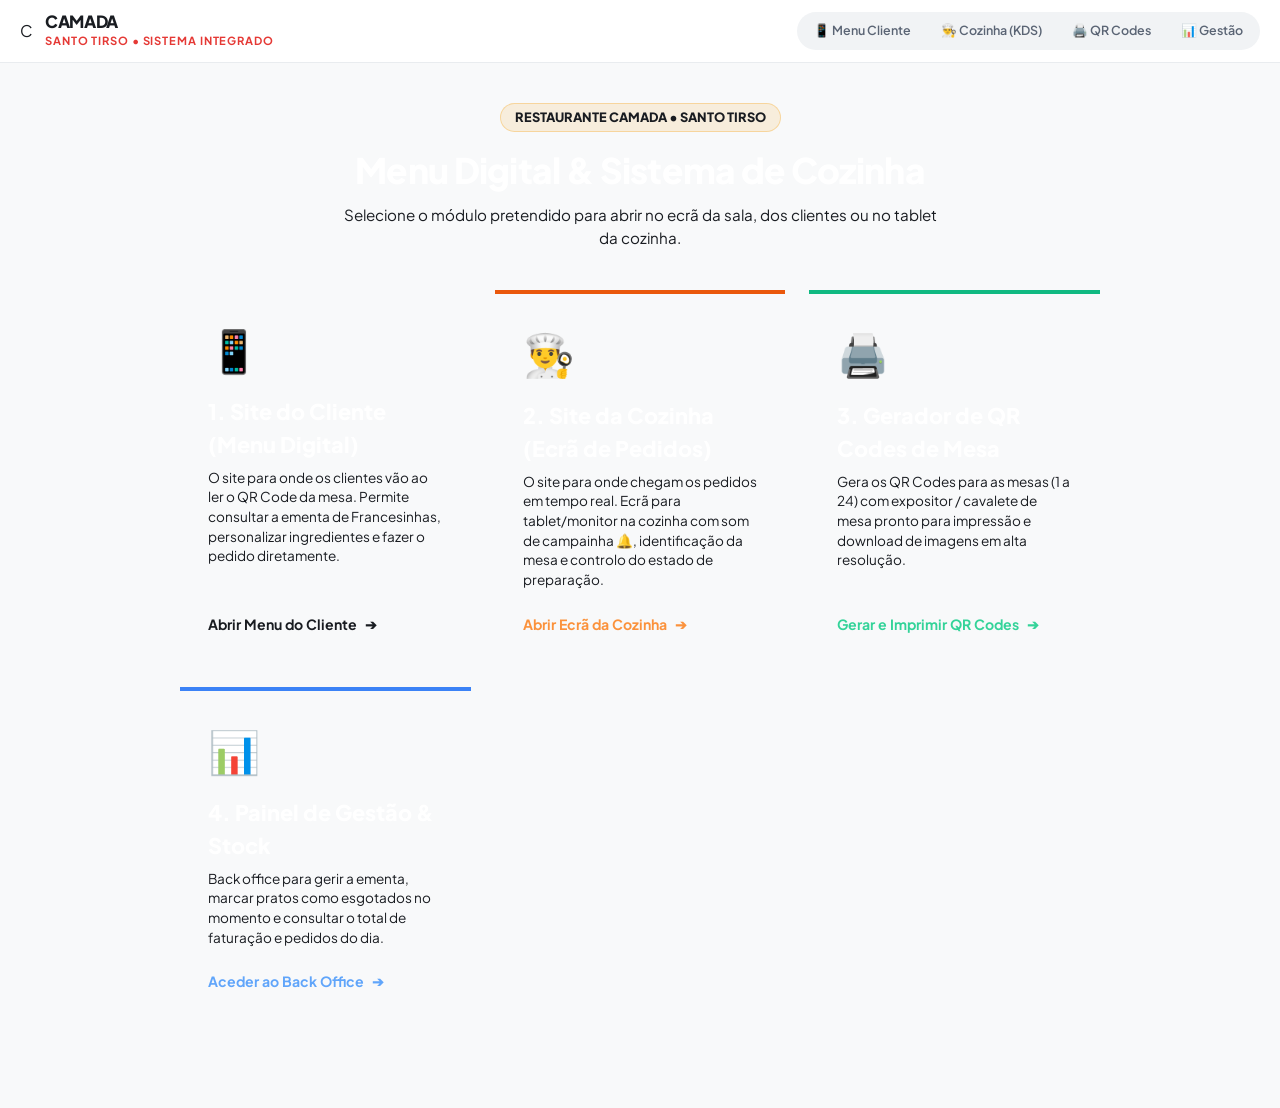
<file: index.html>
<!DOCTYPE html>
<html lang="pt">
<head>
  <meta charset="UTF-8">
  <meta name="viewport" content="width=device-width, initial-scale=1.0">
  <title>CAMADA Santo Tirso • Portal do Sistema</title>
  <meta name="description" content="Portal do Menu Digital e Sistema de Cozinha do Restaurante Camada Santo Tirso.">
  <link rel="stylesheet" href="assets/css/style.css">
  <link rel="icon" href="data:image/svg+xml,<svg xmlns=%22http://www.w3.org/2000/svg%22 viewBox=%220%200%20100%20100%22><text y=%22.9em%22 font-size=%2290%22>🥪</text></svg>">
  <script>
    // Redirecionamento automático se vier de um QR Code com mesa identificada
    const urlParams = new URLSearchParams(window.location.search);
    if (urlParams.has('mesa')) {
      window.location.replace('menu.html' + window.location.search);
    }
  </script>
  <style>
    .hub-container {
      max-width: 960px;
      margin: 2.5rem auto;
      padding: 0 1.25rem 3rem 1.25rem;
    }
    .hub-header {
      text-align: center;
      margin-bottom: 2.5rem;
    }
    .hub-cards-grid {
      display: grid;
      grid-template-columns: repeat(auto-fit, minmax(280px, 1fr));
      gap: 1.5rem;
    }
    .hub-card {
      background: var(--bg-card);
      border: 1px solid var(--border-subtle);
      border-radius: var(--radius-xl);
      padding: 1.75rem;
      text-decoration: none;
      color: inherit;
      display: flex;
      flex-direction: column;
      justify-content: space-between;
      transition: all 0.25s ease;
      position: relative;
      overflow: hidden;
      box-shadow: var(--shadow-md);
    }
    .hub-card:hover {
      transform: translateY(-4px);
      border-color: var(--primary);
      box-shadow: 0 12px 30px rgba(0, 0, 0, 0.5), 0 0 20px var(--primary-glow);
    }
    .hub-card-icon {
      font-size: 2.6rem;
      margin-bottom: 1rem;
    }
    .hub-card-title {
      font-family: var(--font-display);
      font-size: 1.35rem;
      font-weight: 800;
      color: #fff;
      margin-bottom: 0.4rem;
    }
    .hub-card-desc {
      font-size: 0.85rem;
      color: var(--text-muted);
      line-height: 1.45;
      margin-bottom: 1.5rem;
    }
    .hub-card-action {
      display: inline-flex;
      align-items: center;
      gap: 0.5rem;
      font-size: 0.88rem;
      font-weight: 700;
      color: var(--primary);
    }
  </style>
</head>
<body>

  <!-- Top System Navigation Bar -->
  <header class="system-nav-bar">
    <div class="brand-wrapper">
      <div class="brand-badge">C</div>
      <div class="brand-info">
        <span class="brand-title">Camada</span>
        <span class="brand-city">Santo Tirso • Sistema Integrado</span>
      </div>
    </div>

    <nav class="view-switcher">
      <a href="menu.html" class="view-btn">📱 Menu Cliente</a>
      <a href="cozinha.html" class="view-btn">👨‍🍳 Cozinha (KDS)</a>
      <a href="qrcodes.html" class="view-btn">🖨️ QR Codes</a>
      <a href="admin.html" class="view-btn">📊 Gestão</a>
    </nav>
  </header>

  <main class="hub-container">
    <div class="hub-header">
      <div style="display:inline-block;background:rgba(245, 158, 11, 0.12);color:var(--primary);font-size:0.8rem;font-weight:800;padding:4px 14px;border-radius:var(--radius-full);border:1px solid rgba(245, 158, 11, 0.3);text-transform:uppercase;margin-bottom:0.75rem">
        Restaurante Camada • Santo Tirso
      </div>
      <h1 style="font-family:var(--font-display);font-size:2.2rem;font-weight:900;color:#fff;letter-spacing:-0.02em;margin-bottom:0.5rem">
        Menu Digital & Sistema de Cozinha
      </h1>
      <p style="color:var(--text-muted);font-size:0.95rem;max-width:600px;margin:0 auto">
        Selecione o módulo pretendido para abrir no ecrã da sala, dos clientes ou no tablet da cozinha.
      </p>
    </div>

    <div class="hub-cards-grid">

      <!-- Card 1: Site do Cliente (Menu Digital) -->
      <a href="menu.html?mesa=1" class="hub-card" style="border-top:4px solid var(--primary)">
        <div>
          <div class="hub-card-icon">📱</div>
          <h2 class="hub-card-title">1. Site do Cliente (Menu Digital)</h2>
          <p class="hub-card-desc">
            O site para onde os clientes vão ao ler o QR Code da mesa. Permite consultar a ementa de Francesinhas, personalizar ingredientes e fazer o pedido diretamente.
          </p>
        </div>
        <div class="hub-card-action">
          <span>Abrir Menu do Cliente</span>
          <span>➔</span>
        </div>
      </a>

      <!-- Card 2: Site da Cozinha (Ecrã KDS) -->
      <a href="cozinha.html" class="hub-card" style="border-top:4px solid #ea580c">
        <div>
          <div class="hub-card-icon">👨‍🍳</div>
          <h2 class="hub-card-title">2. Site da Cozinha (Ecrã de Pedidos)</h2>
          <p class="hub-card-desc">
            O site para onde chegam os pedidos em tempo real. Ecrã para tablet/monitor na cozinha com som de campainha 🔔, identificação da mesa e controlo do estado de preparação.
          </p>
        </div>
        <div class="hub-card-action" style="color:#fb923c">
          <span>Abrir Ecrã da Cozinha</span>
          <span>➔</span>
        </div>
      </a>

      <!-- Card 3: Gerador de QR Codes -->
      <a href="qrcodes.html" class="hub-card" style="border-top:4px solid #10b981">
        <div>
          <div class="hub-card-icon">🖨️</div>
          <h2 class="hub-card-title">3. Gerador de QR Codes de Mesa</h2>
          <p class="hub-card-desc">
            Gera os QR Codes para as mesas (1 a 24) com expositor / cavalete de mesa pronto para impressão e download de imagens em alta resolução.
          </p>
        </div>
        <div class="hub-card-action" style="color:#34d399">
          <span>Gerar e Imprimir QR Codes</span>
          <span>➔</span>
        </div>
      </a>

      <!-- Card 4: Back Office e Gestão -->
      <a href="admin.html" class="hub-card" style="border-top:4px solid #3b82f6">
        <div>
          <div class="hub-card-icon">📊</div>
          <h2 class="hub-card-title">4. Painel de Gestão & Stock</h2>
          <p class="hub-card-desc">
            Back office para gerir a ementa, marcar pratos como esgotados no momento e consultar o total de faturação e pedidos do dia.
          </p>
        </div>
        <div class="hub-card-action" style="color:#60a5fa">
          <span>Aceder ao Back Office</span>
          <span>➔</span>
        </div>
      </a>

    </div>
  </main>

</body>
</html>
</file>
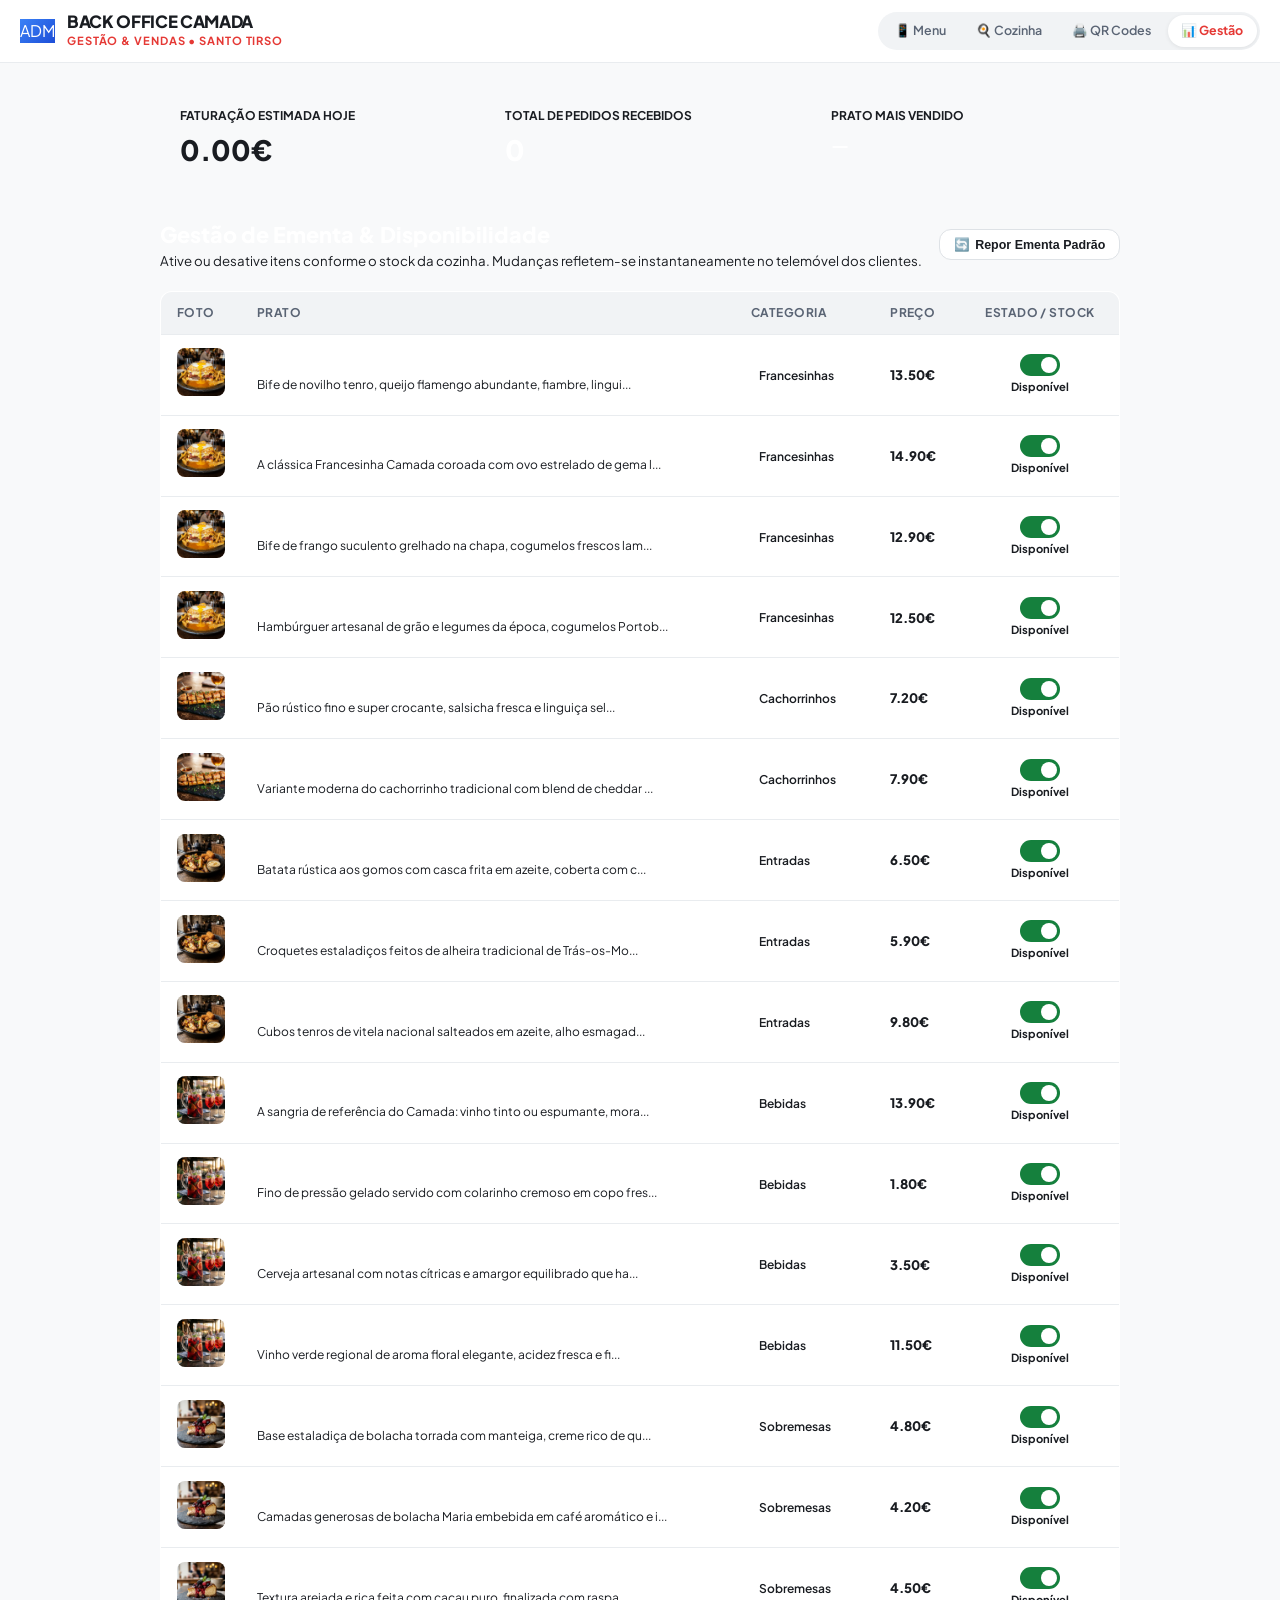
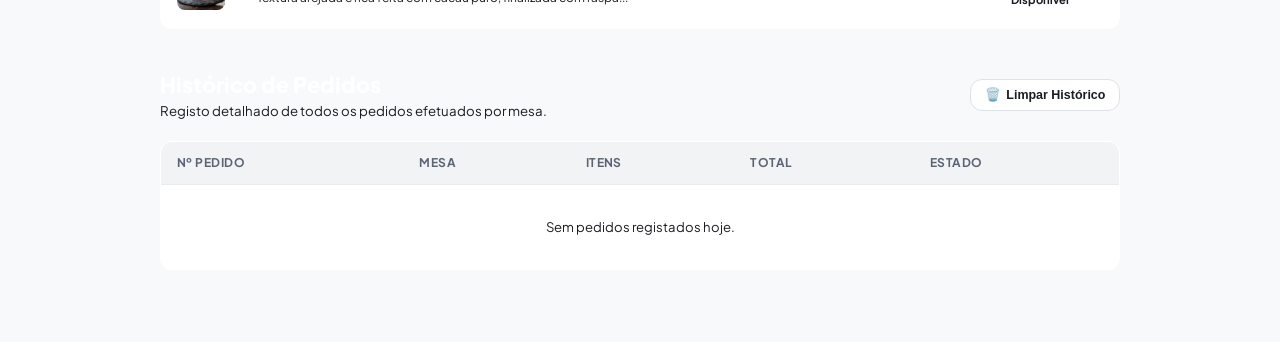
<file: admin.html>
<!DOCTYPE html>
<html lang="pt">
<head>
  <meta charset="UTF-8">
  <meta name="viewport" content="width=device-width, initial-scale=1.0">
  <title>Back Office & Gestão • Camada Santo Tirso</title>
  <meta name="description" content="Painel de administração, gestão de ementa e histórico de vendas do restaurante Camada Santo Tirso.">
  <link rel="stylesheet" href="assets/css/style.css">
  <link rel="icon" href="data:image/svg+xml,<svg xmlns=%22http://www.w3.org/2000/svg%22 viewBox=%220%200%20100%20100%22><text y=%22.9em%22 font-size=%2290%22>📊</text></svg>">
</head>
<body>

  <!-- Top System Navigation Bar -->
  <header class="system-nav-bar">
    <a href="admin.html" class="brand-wrapper">
      <div class="brand-badge" style="background:linear-gradient(135deg, #3b82f6, #1d4ed8);color:#fff">ADM</div>
      <div class="brand-info">
        <span class="brand-title">Back Office Camada</span>
        <span class="brand-city">Gestão & Vendas • Santo Tirso</span>
      </div>
    </a>

    <!-- View Mode Switcher -->
    <nav class="view-switcher" aria-label="Modo de Visualização">
      <a href="index.html" class="view-btn" title="Menu do Cliente">
        <span>📱 Menu</span>
      </a>
      <a href="kds.html" class="view-btn" title="Ecrã da Cozinha">
        <span>🍳 Cozinha</span>
      </a>
      <a href="qrcodes.html" class="view-btn" title="Gerar QR Codes">
        <span>🖨️ QR Codes</span>
      </a>
      <a href="admin.html" class="view-btn active" title="Backoffice & Gestão">
        <span>📊 Gestão</span>
      </a>
    </nav>
  </header>

  <main class="admin-container">

    <!-- Metrics Cards -->
    <div style="display:grid;grid-template-columns:repeat(auto-fit, minmax(220px, 1fr));gap:1rem;margin-bottom:1.75rem">
      <div style="background:var(--bg-card);border:1px solid var(--border-subtle);border-radius:var(--radius-lg);padding:1.25rem">
        <div style="font-size:0.75rem;color:var(--text-muted);text-transform:uppercase;font-weight:700">Faturação Estimada Hoje</div>
        <div style="font-family:var(--font-display);font-size:1.75rem;font-weight:800;color:var(--primary);margin-top:0.25rem" id="adminTotalSales">0.00€</div>
      </div>

      <div style="background:var(--bg-card);border:1px solid var(--border-subtle);border-radius:var(--radius-lg);padding:1.25rem">
        <div style="font-size:0.75rem;color:var(--text-muted);text-transform:uppercase;font-weight:700">Total de Pedidos Recebidos</div>
        <div style="font-family:var(--font-display);font-size:1.75rem;font-weight:800;color:#fff;margin-top:0.25rem" id="adminTotalOrders">0</div>
      </div>

      <div style="background:var(--bg-card);border:1px solid var(--border-subtle);border-radius:var(--radius-lg);padding:1.25rem">
        <div style="font-size:0.75rem;color:var(--text-muted);text-transform:uppercase;font-weight:700">Prato Mais Vendido</div>
        <div style="font-family:var(--font-display);font-size:1.15rem;font-weight:700;color:#fff;margin-top:0.4rem" id="adminTopDish">—</div>
      </div>
    </div>

    <!-- Section 1: Menu & Stock Management -->
    <div style="margin-bottom:2.5rem">
      <div class="admin-header">
        <div>
          <h2 style="font-family:var(--font-display);font-size:1.35rem;font-weight:800;color:#fff">Gestão de Ementa & Disponibilidade</h2>
          <p style="font-size:0.83rem;color:var(--text-muted)">
            Ative ou desative itens conforme o stock da cozinha. Mudanças refletem-se instantaneamente no telemóvel dos clientes.
          </p>
        </div>
        <button class="btn-secondary-sm" id="resetMenuBtn">
          <span>🔄</span> Repor Ementa Padrão
        </button>
      </div>

      <div style="overflow-x:auto">
        <table class="admin-table">
          <thead>
            <tr>
              <th>Foto</th>
              <th>Prato</th>
              <th>Categoria</th>
              <th>Preço</th>
              <th style="text-align:center">Estado / Stock</th>
            </tr>
          </thead>
          <tbody id="adminMenuTableBody"></tbody>
        </table>
      </div>
    </div>

    <!-- Section 2: Orders History -->
    <div>
      <div class="admin-header">
        <div>
          <h2 style="font-family:var(--font-display);font-size:1.35rem;font-weight:800;color:#fff">Histórico de Pedidos</h2>
          <p style="font-size:0.83rem;color:var(--text-muted)">
            Registo detalhado de todos os pedidos efetuados por mesa.
          </p>
        </div>
        <button class="btn-secondary-sm" id="adminClearAllOrdersBtn">
          <span>🗑️</span> Limpar Histórico
        </button>
      </div>

      <div style="overflow-x:auto">
        <table class="admin-table">
          <thead>
            <tr>
              <th>Nº Pedido</th>
              <th>Mesa</th>
              <th>Itens</th>
              <th>Total</th>
              <th>Estado</th>
            </tr>
          </thead>
          <tbody id="adminOrdersHistoryBody"></tbody>
        </table>
      </div>
    </div>

  </main>

  <!-- Shared Scripts -->
  <script src="assets/js/db.js"></script>
  <script src="assets/js/admin.js"></script>

</body>
</html>
</file>
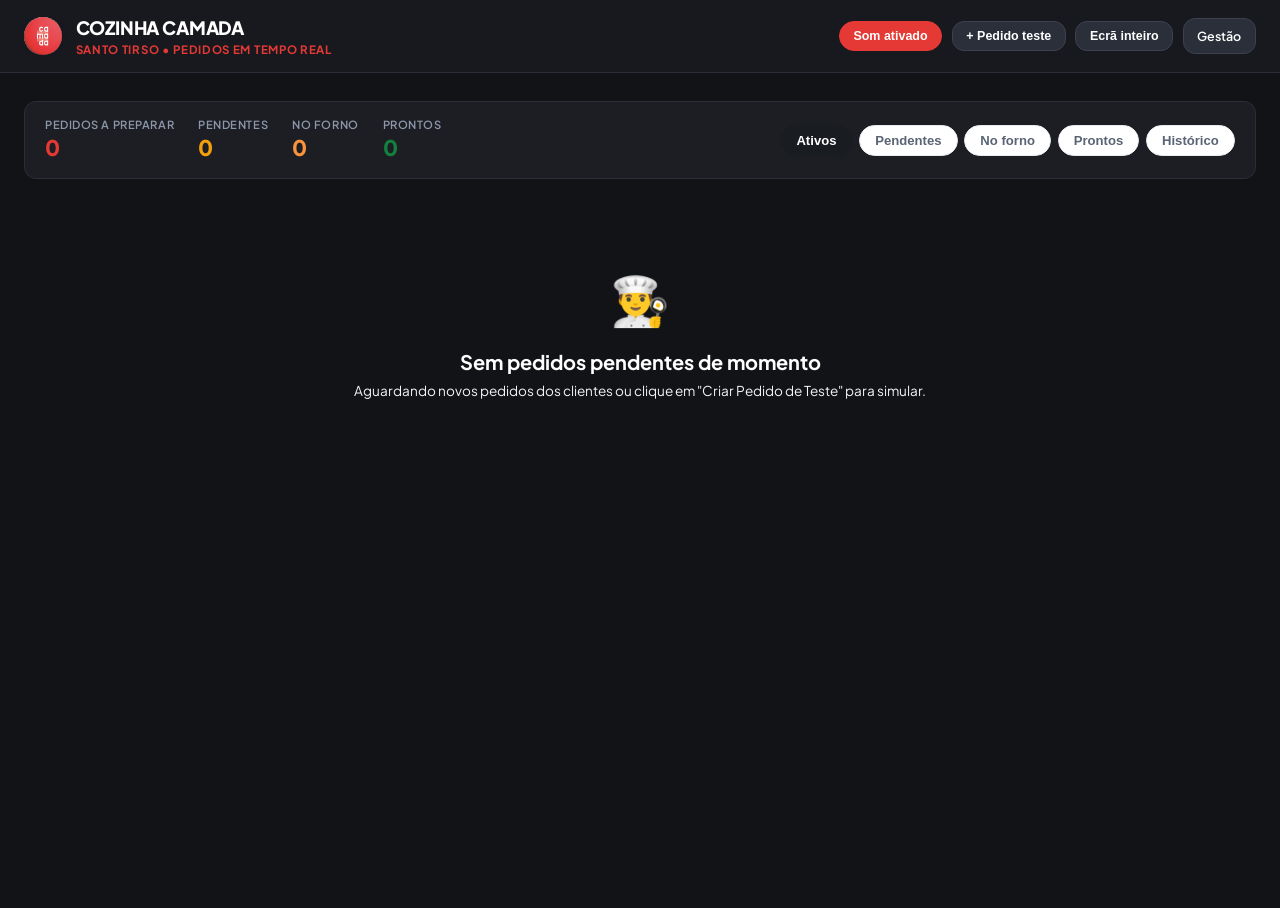
<file: cozinha.html>
<!DOCTYPE html>
<html lang="pt">
<head>
  <meta charset="UTF-8">
  <meta name="viewport" content="width=device-width, initial-scale=1.0">
  <title>Cozinha • Camada Santo Tirso</title>
  <meta name="description" content="Ecrã em tempo real da cozinha do Camada Santo Tirso.">
  <link rel="stylesheet" href="assets/css/style.css">
  <link rel="icon" type="image/png" href="assets/images/camada-logo.png">
  <style>
    .kitchen-header {
      background: #18191f;
      border-bottom: 1px solid #2b2e37;
      padding: 0.85rem 1.5rem;
      display: flex;
      align-items: center;
      justify-content: space-between;
      flex-wrap: wrap;
      gap: 1rem;
    }
  </style>
</head>
<body class="kitchen-body">

  <!-- Cabeçalho Exclusivo da Cozinha -->
  <header class="kitchen-header">
    <div style="display:flex;align-items:center;gap:0.85rem">
      <img src="assets/images/camada-logo.png" alt="Camada" class="brand-logo-img">
      <div>
        <div style="font-weight:800;font-size:1.15rem;letter-spacing:-0.01em;color:#ffffff;text-transform:uppercase">
          Cozinha Camada
        </div>
        <div style="font-size:0.72rem;color:var(--camada-red);font-weight:700;letter-spacing:0.06em;text-transform:uppercase">
          Santo Tirso • Pedidos em tempo real
        </div>
      </div>
    </div>

    <!-- Ferramentas e Atalhos da Cozinha -->
    <div style="display:flex;align-items:center;gap:0.6rem">
      <button class="sound-toggle-btn active" id="soundToggleBtn">
        Som ativado
      </button>

      <button class="btn-secondary-sm" id="createTestOrderBtn" style="background:#2b2f3a;border-color:#3c4150;color:#fff">
        + Pedido teste
      </button>

      <button class="btn-secondary-sm" id="fullscreenToggleBtn" style="background:#2b2f3a;border-color:#3c4150;color:#fff">
        Ecrã inteiro
      </button>

      <a href="admin.html" class="btn-secondary-sm" style="text-decoration:none;background:#2b2f3a;border-color:#3c4150;color:#fff">
        Gestão
      </a>
    </div>
  </header>

  <main class="kds-container">

    <!-- Notificações de Chamadas de Mesa (Chamar Empregado / Conta) -->
    <div id="serviceAlertsContainer"></div>

    <!-- Barra de Métricas e Filtros da Cozinha -->
    <div class="kds-top-bar" style="margin-top:0.5rem">
      <div class="kds-stats-group">
        <div class="kds-stat-item">
          <span class="kds-stat-label">Pedidos a preparar</span>
          <span class="kds-stat-val" id="kdsTotalActive" style="color:var(--camada-red)">0</span>
        </div>
        <div class="kds-stat-item">
          <span class="kds-stat-label">Pendentes</span>
          <span class="kds-stat-val" id="kdsPendentesCount" style="color:#f59e0b">0</span>
        </div>
        <div class="kds-stat-item">
          <span class="kds-stat-label">No forno</span>
          <span class="kds-stat-val" id="kdsPreparandoCount" style="color:#fb923c">0</span>
        </div>
        <div class="kds-stat-item">
          <span class="kds-stat-label">Prontos</span>
          <span class="kds-stat-val" id="kdsProntosCount" style="color:var(--status-green)">0</span>
        </div>
      </div>

      <!-- Filtros Rápidos -->
      <div style="display:flex;gap:0.4rem;flex-wrap:wrap">
        <button class="category-pill active kds-filter-btn" data-filter="active">
          Ativos
        </button>
        <button class="category-pill kds-filter-btn" data-filter="pendente">
          Pendentes
        </button>
        <button class="category-pill kds-filter-btn" data-filter="preparando">
          No forno
        </button>
        <button class="category-pill kds-filter-btn" data-filter="pronto">
          Prontos
        </button>
        <button class="category-pill kds-filter-btn" data-filter="todos">
          Histórico
        </button>
      </div>
    </div>

    <!-- Grelha de Pedidos da Cozinha -->
    <div class="kds-grid" id="kdsOrdersGrid" style="margin-top:1.1rem"></div>

  </main>

  <!-- Scripts -->
  <script src="assets/js/audio.js"></script>
  <script src="assets/js/db.js"></script>
  <script src="assets/js/kds.js"></script>

</body>
</html>
</file>
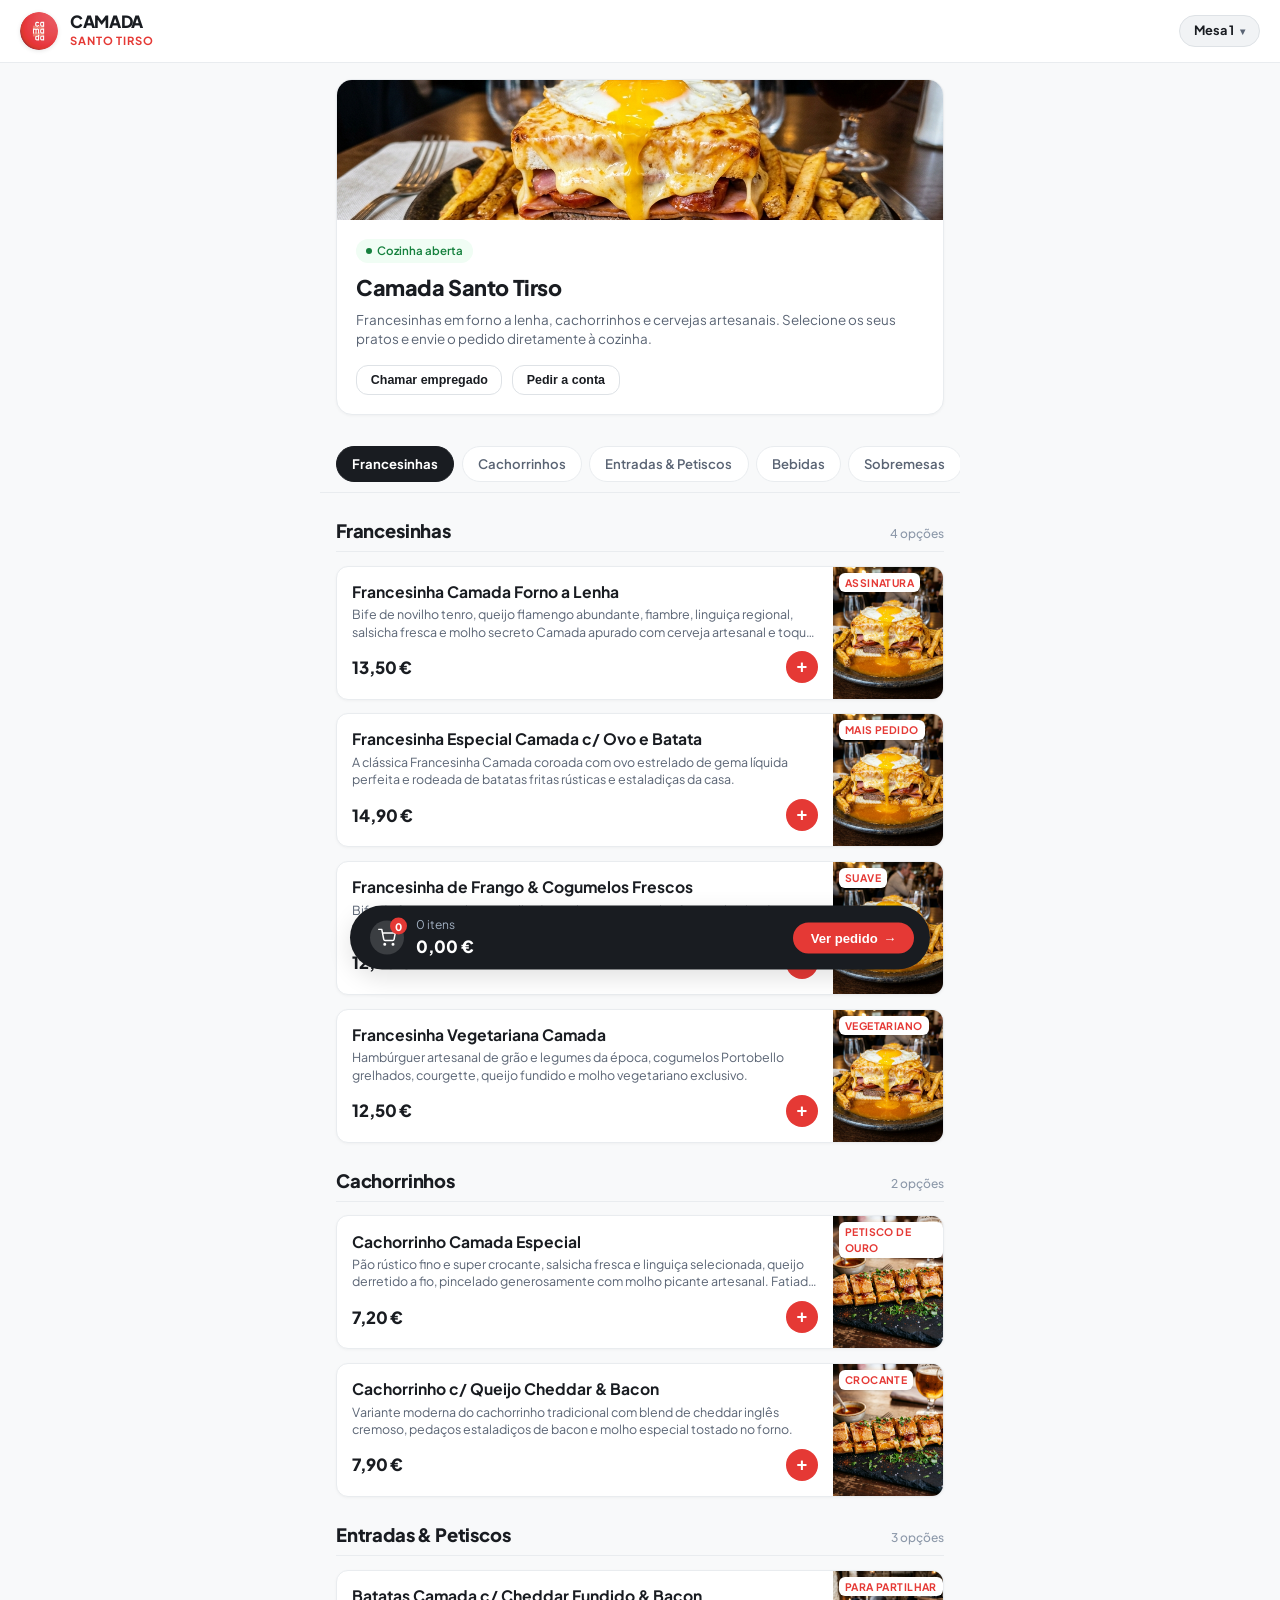
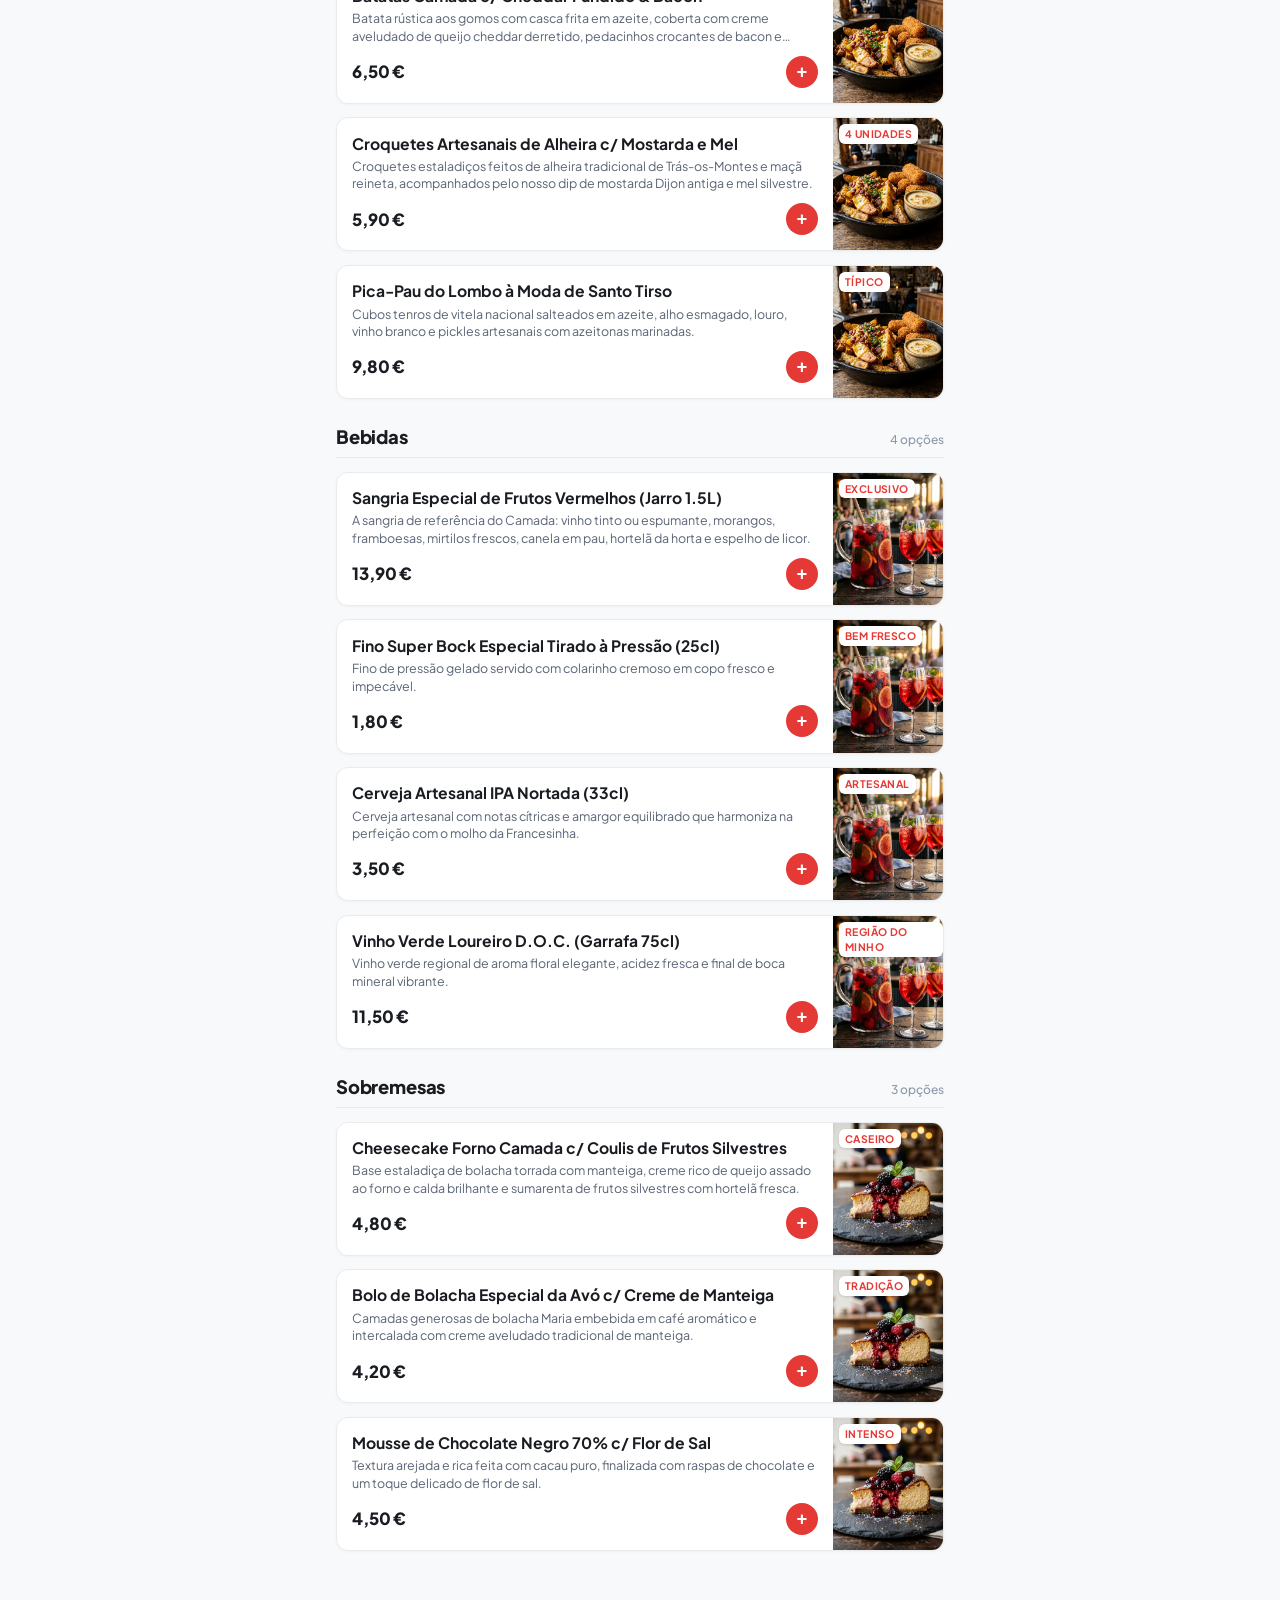
<file: menu.html>
<!DOCTYPE html>
<html lang="pt">
<head>
  <meta charset="UTF-8">
  <meta name="viewport" content="width=device-width, initial-scale=1.0, maximum-scale=1.0, user-scalable=no">
  <title>Menu • Camada Santo Tirso</title>
  <meta name="description" content="Menu digital do restaurante Camada em Santo Tirso.">
  <link rel="stylesheet" href="assets/css/style.css">
  <link rel="icon" type="image/png" href="assets/images/camada-logo.png">
</head>
<body>

  <!-- Barra de Cabeçalho do Cliente -->
  <header class="customer-header">
    <div class="brand-wrapper">
      <img src="assets/images/camada-logo.png" alt="Camada" class="brand-logo-img">
      <div class="brand-info">
        <span class="brand-title">Camada</span>
        <span class="brand-city">Santo Tirso</span>
      </div>
    </div>

    <!-- Indicador da Mesa Atual do Cliente -->
    <div class="customer-table-badge" id="changeTableBtn" title="Alterar mesa">
      <span id="heroTableLabel">Mesa 1</span>
      <span style="font-size:0.65rem;color:var(--text-secondary)">▾</span>
    </div>
  </header>

  <!-- Conteúdo Principal do Menu -->
  <main class="customer-layout">

    <!-- Card de Boas-Vindas do Restaurante -->
    <div class="restaurant-hero-card">
      <div class="hero-cover"></div>
      <div class="hero-content">
        <div class="hero-header-row">
          <div class="hero-live-status">
            <span class="status-dot"></span>
            <span>Cozinha aberta</span>
          </div>
        </div>

        <h1 class="hero-title">Camada Santo Tirso</h1>
        <p class="hero-description">
          Francesinhas em forno a lenha, cachorrinhos e cervejas artesanais. Selecione os seus pratos e envie o pedido diretamente à cozinha.
        </p>

        <!-- Botões de Serviço Rápido -->
        <div class="hero-quick-actions">
          <button class="btn-secondary-sm" id="callWaiterBtn">
            Chamar empregado
          </button>
          <button class="btn-secondary-sm" id="askBillBtn">
            Pedir a conta
          </button>
        </div>
      </div>
    </div>

    <!-- Acompanhamento do Pedido em Tempo Real -->
    <div id="activeOrdersContainer"></div>

    <!-- Barra de Navegação por Categorias com Scroll Suave -->
    <nav class="category-nav-bar" aria-label="Categorias da Ementa">
      <div class="category-nav-list">
        <a href="#cat-francesinhas" class="category-pill active" data-target="cat-francesinhas">
          Francesinhas
        </a>
        <a href="#cat-cachorrinhos" class="category-pill" data-target="cat-cachorrinhos">
          Cachorrinhos
        </a>
        <a href="#cat-entradas" class="category-pill" data-target="cat-entradas">
          Entradas & Petiscos
        </a>
        <a href="#cat-bebidas" class="category-pill" data-target="cat-bebidas">
          Bebidas
        </a>
        <a href="#cat-sobremesas" class="category-pill" data-target="cat-sobremesas">
          Sobremesas
        </a>
      </div>
    </nav>

    <!-- Lista Dinâmica de Pratos -->
    <div id="menuSectionsContainer"></div>

  </main>

  <!-- Barra Flutuante do Carrinho -->
  <div class="floating-cart-bar hidden" id="floatingCartBar" role="button" aria-label="Ver carrinho">
    <div class="cart-bar-left">
      <div class="cart-icon-badge-box">
        <span class="cart-count-badge" id="cartBadgeCount">0</span>
        <svg width="18" height="18" viewBox="0 0 24 24" fill="none" stroke="currentColor" stroke-width="2" stroke-linecap="round" stroke-linejoin="round"><circle cx="9" cy="21" r="1"></circle><circle cx="20" cy="21" r="1"></circle><path d="M1 1h4l2.68 13.39a2 2 0 0 0 2 1.61h9.72a2 2 0 0 0 2-1.61L23 6H6"></path></svg>
      </div>
      <div class="cart-bar-info">
        <span class="cart-bar-items-text" id="cartItemsCountText">0 itens</span>
        <span class="cart-bar-total-text" id="cartTotalDisplay">0,00 €</span>
      </div>
    </div>
    <button class="cart-bar-btn">
      <span>Ver pedido</span>
      <span>→</span>
    </button>
  </div>

  <!-- Modal de Personalização do Prato -->
  <div class="modal-overlay" id="customizerModal" aria-modal="true" role="dialog">
    <div class="modal-sheet">
      <div class="modal-header">
        <span class="modal-title">Personalizar prato</span>
        <button class="modal-close-btn" aria-label="Fechar">✕</button>
      </div>

      <div class="modal-body">
        <div class="modal-dish-preview">
          <img src="assets/images/francesinha.jpg" alt="Prato" class="modal-dish-img" id="modalDishImg">
          <div class="modal-dish-info">
            <h3 class="modal-dish-title" id="modalDishTitle">Francesinha Camada</h3>
            <div class="modal-dish-price" id="modalDishPrice">13,50 €</div>
            <p class="modal-dish-desc" id="modalDishDesc"></p>
          </div>
        </div>

        <!-- Opções de Molho -->
        <div class="custom-group" id="sauceSelectionGroup">
          <div class="custom-group-title">
            <span>Molho Camada</span>
            <span class="custom-group-hint">Seleção obrigatória</span>
          </div>
          <div class="pill-options-grid" id="saucePillsContainer"></div>
        </div>

        <!-- Ingredientes Adicionais / Extras -->
        <div class="custom-group">
          <div class="custom-group-title">
            <span>Ingredientes extra</span>
            <span class="custom-group-hint">Opcional</span>
          </div>
          <div class="addons-list" id="extrasContainer"></div>
        </div>

        <!-- Notas e Alergias -->
        <div class="custom-group">
          <div class="custom-group-title">
            <span>Notas para a cozinha</span>
            <span class="custom-group-hint">Alergias ou pedidos especiais</span>
          </div>
          <textarea class="custom-textarea" id="customNotesInput" placeholder="Ex: Sem cebola, molho bem quente..."></textarea>
        </div>
      </div>

      <div class="modal-footer">
        <div class="quantity-control">
          <button class="qty-btn" id="modalQtyDec" aria-label="Diminuir quantidade">-</button>
          <span class="qty-value" id="modalQtyVal">1</span>
          <button class="qty-btn" id="modalQtyInc" aria-label="Aumentar quantidade">+</button>
        </div>
        <button class="btn-primary-block" id="modalSubmitBtn">
          <span>Adicionar</span>
          <span id="modalSubmitPrice">13,50 €</span>
        </button>
      </div>
    </div>
  </div>

  <!-- Gaveta do Carrinho e Envio para a Cozinha -->
  <div class="modal-overlay" id="cartDrawer" aria-modal="true" role="dialog">
    <div class="modal-sheet">
      <div class="modal-header">
        <div style="display:flex;align-items:center;gap:0.6rem">
          <span class="modal-title">O seu pedido</span>
          <span class="hero-table-pill" id="drawerTableBadge" style="padding:0.2rem 0.6rem;font-size:0.75rem">Mesa 1</span>
        </div>
        <button class="modal-close-btn" aria-label="Fechar">✕</button>
      </div>

      <div class="modal-body">
        <div class="cart-items-list" id="drawerCartItems"></div>
      </div>

      <div class="modal-footer" style="flex-direction:column;gap:0.65rem">
        <div style="display:flex;justify-content:space-between;width:100%;font-size:1.05rem;font-weight:800">
          <span>Total:</span>
          <span style="color:var(--camada-red)" id="drawerSubtotal">0,00 €</span>
        </div>
        <button class="btn-primary-block" id="sendOrderBtn" style="width:100%;justify-content:center">
          <span>Enviar pedido para a cozinha</span>
        </button>
        <span style="font-size:0.72rem;color:var(--text-tertiary);text-align:center">
          O pedido será preparado de imediato na cozinha do Camada.
        </span>
      </div>
    </div>
  </div>

  <!-- Modal de Alteração da Mesa -->
  <div class="modal-overlay center-modal" id="tableSelectModal" aria-modal="true" role="dialog">
    <div class="modal-sheet" style="max-width:420px">
      <div class="modal-header">
        <span class="modal-title">Selecionar mesa</span>
        <button class="modal-close-btn" aria-label="Fechar">✕</button>
      </div>
      <div class="modal-body">
        <p style="font-size:0.83rem;color:var(--text-secondary);margin-bottom:1rem">
          Confirme o número da mesa onde está sentado:
        </p>
        <div class="tables-selector-grid" id="tableSelectModalOptions"></div>
      </div>
    </div>
  </div>

  <!-- Modal Pedir a Conta -->
  <div class="modal-overlay center-modal" id="serviceModal" aria-modal="true" role="dialog">
    <div class="modal-sheet" style="max-width:420px">
      <div class="modal-header">
        <span class="modal-title">Pedir a conta</span>
        <button class="modal-close-btn" aria-label="Fechar">✕</button>
      </div>
      <div class="modal-body">
        <p style="font-size:0.83rem;color:var(--text-secondary);margin-bottom:1.1rem">
          Escolha a forma de pagamento pretendida:
        </p>
        <div style="display:flex;flex-direction:column;gap:0.6rem;margin-bottom:1.25rem">
          <label class="addon-row" style="cursor:pointer">
            <div class="addon-left">
              <input type="radio" name="paymentMethod" value="Multibanco" checked style="accent-color:var(--camada-red)">
              <span class="addon-label">Multibanco / Cartão</span>
            </div>
          </label>
          <label class="addon-row" style="cursor:pointer">
            <div class="addon-left">
              <input type="radio" name="paymentMethod" value="MB WAY" style="accent-color:var(--camada-red)">
              <span class="addon-label">MB WAY</span>
            </div>
          </label>
          <label class="addon-row" style="cursor:pointer">
            <div class="addon-left">
              <input type="radio" name="paymentMethod" value="Dinheiro" style="accent-color:var(--camada-red)">
              <span class="addon-label">Dinheiro</span>
            </div>
          </label>
        </div>
        <button class="btn-primary-block" id="confirmBillBtn" style="width:100%;justify-content:center">
          <span>Confirmar</span>
        </button>
      </div>
    </div>
  </div>

  <!-- Scripts -->
  <script src="assets/js/audio.js"></script>
  <script src="assets/js/db.js"></script>
  <script src="assets/js/app.js"></script>

</body>
</html>
</file>
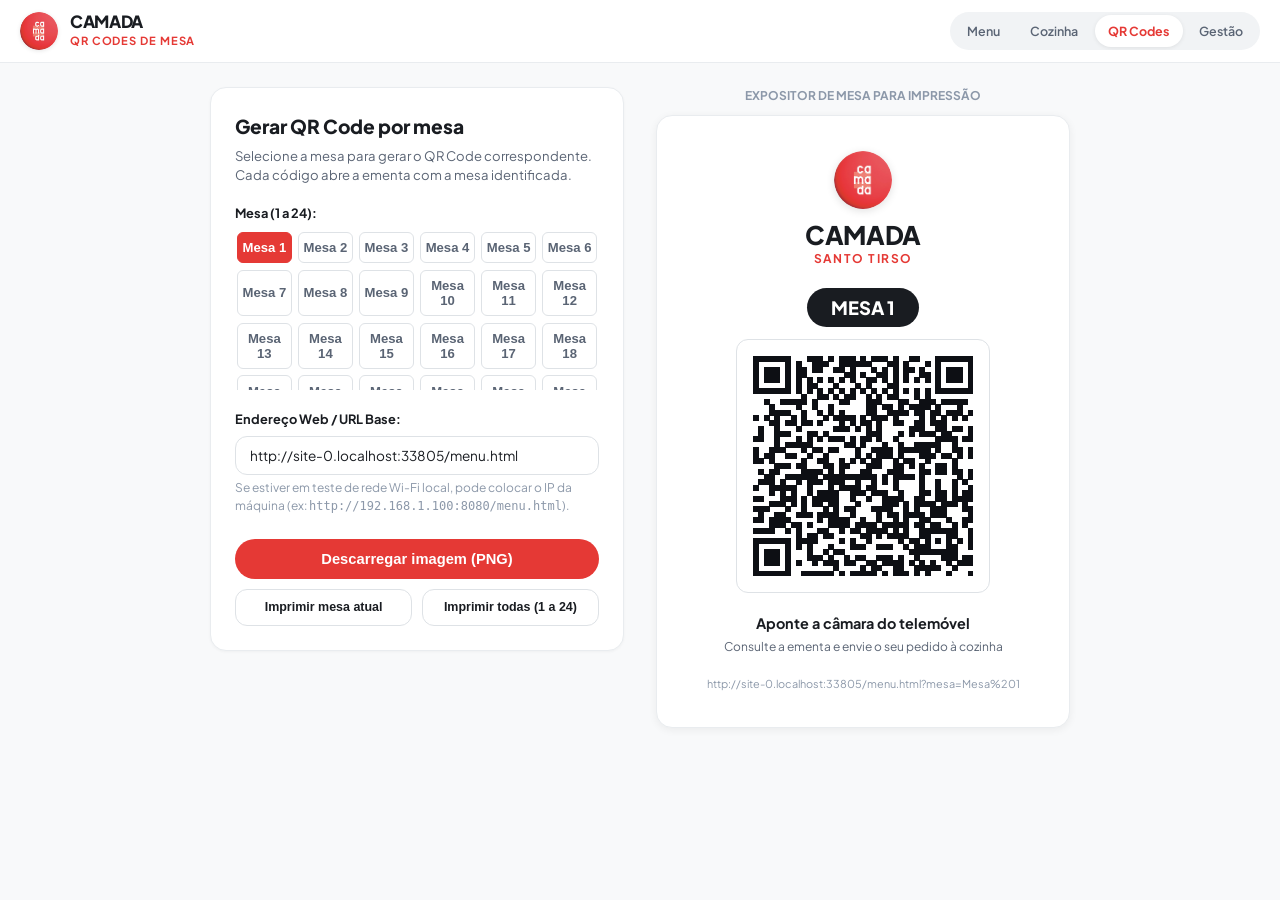
<file: qrcodes.html>
<!DOCTYPE html>
<html lang="pt">
<head>
  <meta charset="UTF-8">
  <meta name="viewport" content="width=device-width, initial-scale=1.0">
  <title>QR Codes de Mesa • Camada Santo Tirso</title>
  <meta name="description" content="Gere e imprima QR codes personalizados para cada mesa do restaurante Camada em Santo Tirso.">
  <link rel="stylesheet" href="assets/css/style.css">
  <link rel="icon" type="image/png" href="assets/images/camada-logo.png">
</head>
<body>

  <!-- Top System Navigation Bar -->
  <header class="system-nav-bar">
    <div class="brand-wrapper">
      <img src="assets/images/camada-logo.png" alt="Camada" class="brand-logo-img">
      <div class="brand-info">
        <span class="brand-title">Camada</span>
        <span class="brand-city">QR Codes de Mesa</span>
      </div>
    </div>

    <!-- View Mode Switcher -->
    <nav class="view-switcher" aria-label="Navegação">
      <a href="menu.html" class="view-btn" title="Menu do Cliente">Menu</a>
      <a href="cozinha.html" class="view-btn" title="Ecrã da Cozinha">Cozinha</a>
      <a href="qrcodes.html" class="view-btn active" title="Gerar QR Codes">QR Codes</a>
      <a href="admin.html" class="view-btn" title="Backoffice">Gestão</a>
    </nav>
  </header>

  <main class="qr-view-layout">

    <div class="qr-generator-grid">
      <!-- Control Panel (Left) -->
      <div class="qr-control-panel">
        <h2 class="panel-title">Gerar QR Code por mesa</h2>
        <p class="panel-desc">
          Selecione a mesa para gerar o QR Code correspondente. Cada código abre a ementa com a mesa identificada.
        </p>

        <!-- Table Grid Selector -->
        <div class="form-group">
          <label class="form-label">Mesa (1 a 24):</label>
          <div class="tables-selector-grid" id="qrTablesGrid"></div>
        </div>

        <!-- Base URL Config -->
        <div class="form-group">
          <label class="form-label">Endereço Web / URL Base:</label>
          <input type="text" class="form-input" id="customBaseUrlInput" placeholder="http://...">
          <div style="font-size:0.75rem;color:var(--text-tertiary);margin-top:4px">
            Se estiver em teste de rede Wi-Fi local, pode colocar o IP da máquina (ex: <code>http://192.168.1.100:8080/menu.html</code>).
          </div>
        </div>

        <!-- Action Buttons -->
        <div style="display:flex;flex-direction:column;gap:0.6rem;margin-top:1.5rem">
          <button class="btn-primary-block" id="downloadQrBtn" style="justify-content:center">
            <span>Descarregar imagem (PNG)</span>
          </button>
          
          <div style="display:flex;gap:0.6rem">
            <button class="btn-secondary-sm" id="printStandBtn" style="flex:1;justify-content:center;padding:0.65rem">
              <span>Imprimir mesa atual</span>
            </button>
            <button class="btn-secondary-sm" id="printAllStandsBtn" style="flex:1;justify-content:center;padding:0.65rem">
              <span>Imprimir todas (1 a 24)</span>
            </button>
          </div>
        </div>
      </div>

      <!-- Live Printable Table Tent Stand Preview (Right) -->
      <div>
        <div style="font-size:0.75rem;color:var(--text-tertiary);text-transform:uppercase;font-weight:700;margin-bottom:0.6rem;text-align:center">
          Expositor de mesa para impressão
        </div>

        <div class="printable-stand-preview" id="printableStandContainer">
          <img src="assets/images/camada-logo.png" alt="Camada" class="stand-logo-badge">
          <div class="stand-brand">CAMADA</div>
          <div class="stand-city">SANTO TIRSO</div>

          <div class="stand-table-badge" id="standTableBadge">MESA 1</div>

          <div class="stand-qr-box" id="qrCodeContainer">
            <!-- QRCode Canvas -->
          </div>

          <div class="stand-instruction">Aponte a câmara do telemóvel</div>
          <div class="stand-subtext">Consulte a ementa e envie o seu pedido à cozinha</div>

          <div style="margin-top:1.25rem;font-size:0.68rem;color:#8c98a9;word-break:break-all" id="standUrlPreview">
            ...
          </div>
        </div>
      </div>
    </div>

  </main>

  <!-- Shared Scripts -->
  <script src="assets/js/qrcode.min.js"></script>
  <script src="assets/js/qr-manager.js"></script>

</body>
</html>
</file>
<file: assets/css/style.css>
/* ==========================================================================
   CAMADA • Santo Tirso - Minimalist Brand Design System
   Clean, authentic, human-designed restaurant aesthetic with official Camada Red
   ========================================================================== */

@import url('https://fonts.googleapis.com/css2?family=Plus+Jakarta+Sans:wght@400;500;600;700;800&family=Inter:wght@400;500;600;700&display=swap');

:root {
  /* Camada Official Color Palette */
  --camada-red: #e53935;
  --camada-red-hover: #d32f2f;
  --camada-red-dark: #b71c1c;
  --camada-red-soft: #fef2f2;
  --camada-red-tint: rgba(229, 57, 53, 0.08);

  /* Neutrals & Surfaces (Customer Menu - Clean & Crisp) */
  --bg-page: #f8f9fa;
  --bg-white: #ffffff;
  --bg-subtle: #f1f3f5;
  --bg-hover: #e9ecef;
  
  --border-light: #e9ecef;
  --border-strong: #dee2e6;
  
  --text-primary: #191c21;
  --text-secondary: #5a6474;
  --text-tertiary: #8c98a9;
  
  /* Status */
  --status-green: #15803d;
  --status-green-bg: #f0fdf4;
  --status-amber: #b45309;
  --status-amber-bg: #fffbeb;

  /* Typography */
  --font-main: 'Plus Jakarta Sans', -apple-system, BlinkMacSystemFont, "Segoe UI", Roboto, sans-serif;
  
  /* Radii & Shadows */
  --radius-xs: 6px;
  --radius-sm: 8px;
  --radius-md: 12px;
  --radius-lg: 16px;
  --radius-full: 9999px;
  
  --shadow-subtle: 0 1px 3px rgba(0, 0, 0, 0.04);
  --shadow-card: 0 2px 8px rgba(0, 0, 0, 0.06);
  --shadow-floating: 0 8px 24px rgba(0, 0, 0, 0.12);
  --shadow-sheet: 0 -8px 30px rgba(0, 0, 0, 0.14);
}

*, *::before, *::after {
  box-sizing: border-box;
  margin: 0;
  padding: 0;
  -webkit-tap-highlight-color: transparent;
}

body {
  font-family: var(--font-main);
  background-color: var(--bg-page);
  color: var(--text-primary);
  line-height: 1.5;
  min-height: 100vh;
  -webkit-font-smoothing: antialiased;
}

/* ==========================================================================
   HEADER & NAVIGATION
   ========================================================================== */
.system-nav-bar,
.customer-header {
  background: var(--bg-white);
  border-bottom: 1px solid var(--border-light);
  position: sticky;
  top: 0;
  z-index: 1000;
  padding: 0.75rem 1.25rem;
  display: flex;
  align-items: center;
  justify-content: space-between;
  gap: 1rem;
}

.brand-wrapper {
  display: flex;
  align-items: center;
  gap: 0.75rem;
  text-decoration: none;
  color: inherit;
}

/* Real Camada Circular Logo Pin */
.brand-logo-img {
  width: 38px;
  height: 38px;
  border-radius: 50%;
  object-fit: cover;
  flex-shrink: 0;
  box-shadow: 0 1px 4px rgba(0,0,0,0.1);
}

.brand-info {
  display: flex;
  flex-direction: column;
}

.brand-title {
  font-weight: 800;
  font-size: 1.05rem;
  letter-spacing: -0.02em;
  color: var(--text-primary);
  line-height: 1.1;
  text-transform: uppercase;
}

.brand-city {
  font-size: 0.7rem;
  color: var(--camada-red);
  font-weight: 700;
  letter-spacing: 0.08em;
  text-transform: uppercase;
}

/* Table Indicator Pill in Header */
.customer-table-badge,
.hero-table-pill {
  background: var(--bg-subtle);
  border: 1px solid var(--border-strong);
  color: var(--text-primary);
  font-size: 0.8rem;
  font-weight: 700;
  padding: 0.35rem 0.85rem;
  border-radius: var(--radius-full);
  display: inline-flex;
  align-items: center;
  gap: 0.4rem;
  cursor: pointer;
  transition: background 0.15s;
}

.customer-table-badge:hover,
.hero-table-pill:hover {
  background: var(--bg-hover);
}

/* View Mode Switcher (Hub / Admin Bar) */
.view-switcher {
  display: flex;
  background: var(--bg-subtle);
  border-radius: var(--radius-full);
  padding: 3px;
  gap: 3px;
  overflow-x: auto;
}

.view-btn {
  display: inline-flex;
  align-items: center;
  gap: 0.4rem;
  padding: 0.4rem 0.85rem;
  border-radius: var(--radius-full);
  font-size: 0.78rem;
  font-weight: 600;
  color: var(--text-secondary);
  text-decoration: none;
  border: none;
  background: transparent;
  cursor: pointer;
  white-space: nowrap;
  transition: all 0.15s ease;
}

.view-btn:hover {
  color: var(--text-primary);
}

.view-btn.active {
  background: var(--bg-white);
  color: var(--camada-red);
  font-weight: 700;
  box-shadow: 0 1px 4px rgba(0, 0, 0, 0.08);
}

/* ==========================================================================
   CUSTOMER MENU VIEW
   ========================================================================== */
.customer-layout {
  max-width: 640px;
  margin: 0 auto;
  padding: 0 1rem 6.5rem 1rem;
}

/* Restaurant Cover / Intro */
.restaurant-hero-card {
  background: var(--bg-white);
  border: 1px solid var(--border-light);
  border-radius: var(--radius-lg);
  overflow: hidden;
  margin-top: 1rem;
  margin-bottom: 1.25rem;
  box-shadow: var(--shadow-subtle);
}

.hero-cover {
  height: 140px;
  background: url('../images/francesinha.jpg') center 45% / cover no-repeat;
  position: relative;
}

.hero-content {
  padding: 1.2rem;
}

.hero-header-row {
  display: flex;
  justify-content: space-between;
  align-items: center;
  margin-bottom: 0.6rem;
}

.hero-live-status {
  display: inline-flex;
  align-items: center;
  gap: 0.35rem;
  font-size: 0.72rem;
  font-weight: 600;
  color: var(--status-green);
  background: var(--status-green-bg);
  padding: 0.2rem 0.6rem;
  border-radius: var(--radius-full);
}

.status-dot {
  width: 6px;
  height: 6px;
  border-radius: 50%;
  background-color: var(--status-green);
}

.hero-title {
  font-size: 1.35rem;
  font-weight: 800;
  color: var(--text-primary);
  margin-bottom: 0.3rem;
  letter-spacing: -0.02em;
}

.hero-description {
  font-size: 0.84rem;
  color: var(--text-secondary);
  line-height: 1.45;
  margin-bottom: 1rem;
}

.hero-quick-actions {
  display: flex;
  gap: 0.6rem;
}

.btn-secondary-sm {
  background: var(--bg-white);
  border: 1px solid var(--border-strong);
  color: var(--text-primary);
  padding: 0.45rem 0.85rem;
  border-radius: var(--radius-md);
  font-size: 0.78rem;
  font-weight: 600;
  display: inline-flex;
  align-items: center;
  gap: 0.35rem;
  cursor: pointer;
  transition: all 0.15s ease;
}

.btn-secondary-sm:hover {
  background: var(--bg-subtle);
  border-color: #ced4da;
}

/* Category Sticky Navigation */
.category-nav-bar {
  position: sticky;
  top: 55px;
  background: rgba(248, 249, 250, 0.96);
  backdrop-filter: blur(10px);
  padding: 0.65rem 0;
  margin-left: -1rem;
  margin-right: -1rem;
  padding-left: 1rem;
  padding-right: 1rem;
  z-index: 900;
  border-bottom: 1px solid var(--border-light);
  overflow-x: auto;
  white-space: nowrap;
  scrollbar-width: none;
}
.category-nav-bar::-webkit-scrollbar {
  display: none;
}

.category-nav-list {
  display: inline-flex;
  gap: 0.45rem;
}

.category-pill {
  padding: 0.45rem 0.95rem;
  border-radius: var(--radius-full);
  background: var(--bg-white);
  border: 1px solid var(--border-light);
  color: var(--text-secondary);
  font-size: 0.82rem;
  font-weight: 600;
  text-decoration: none;
  cursor: pointer;
  transition: all 0.15s ease;
}

.category-pill:hover {
  color: var(--text-primary);
  border-color: var(--border-strong);
}

.category-pill.active {
  background: var(--text-primary);
  color: #ffffff;
  border-color: var(--text-primary);
  font-weight: 700;
}

/* Dishes Sections */
.menu-section {
  margin-top: 1.5rem;
  scroll-margin-top: 105px;
}

.section-header {
  display: flex;
  align-items: baseline;
  justify-content: space-between;
  margin-bottom: 0.85rem;
  padding-bottom: 0.4rem;
  border-bottom: 1px solid var(--border-light);
}

.section-title {
  font-size: 1.15rem;
  font-weight: 800;
  color: var(--text-primary);
  letter-spacing: -0.01em;
}

.section-count {
  font-size: 0.75rem;
  color: var(--text-tertiary);
  font-weight: 500;
}

.dishes-grid {
  display: flex;
  flex-direction: column;
  gap: 0.85rem;
}

/* Minimalist Clean Product Card */
.dish-card {
  display: flex;
  background: var(--bg-white);
  border: 1px solid var(--border-light);
  border-radius: var(--radius-md);
  overflow: hidden;
  box-shadow: var(--shadow-subtle);
  transition: border-color 0.15s, box-shadow 0.15s;
  cursor: pointer;
  position: relative;
}

.dish-card:hover {
  border-color: var(--border-strong);
  box-shadow: var(--shadow-card);
}

.dish-card.out-of-stock {
  opacity: 0.5;
  cursor: not-allowed;
}

.dish-details {
  flex: 1;
  padding: 0.95rem;
  display: flex;
  flex-direction: column;
  justify-content: space-between;
}

.dish-name {
  font-size: 0.98rem;
  font-weight: 700;
  color: var(--text-primary);
  margin-bottom: 0.25rem;
  line-height: 1.3;
}

.dish-desc {
  font-size: 0.78rem;
  color: var(--text-secondary);
  line-height: 1.4;
  display: -webkit-box;
  -webkit-line-clamp: 2;
  -webkit-box-orient: vertical;
  overflow: hidden;
  margin-bottom: 0.65rem;
}

.dish-footer {
  display: flex;
  align-items: center;
  justify-content: space-between;
  margin-top: auto;
}

.dish-price {
  font-weight: 800;
  font-size: 1.05rem;
  color: var(--text-primary);
  letter-spacing: -0.01em;
}

.dish-image-wrapper {
  width: 110px;
  min-width: 110px;
  position: relative;
  background: var(--bg-subtle);
}

.dish-img {
  width: 100%;
  height: 100%;
  object-fit: cover;
}

.dish-badge {
  position: absolute;
  top: 6px;
  left: 6px;
  background: #ffffff;
  color: var(--camada-red);
  font-size: 0.65rem;
  font-weight: 700;
  padding: 2px 6px;
  border-radius: var(--radius-xs);
  box-shadow: 0 1px 3px rgba(0,0,0,0.15);
  text-transform: uppercase;
  letter-spacing: 0.04em;
}

.add-btn {
  background: var(--camada-red);
  border: none;
  color: #ffffff;
  width: 32px;
  height: 32px;
  border-radius: 50%;
  display: flex;
  align-items: center;
  justify-content: center;
  font-size: 1.15rem;
  font-weight: 600;
  cursor: pointer;
  transition: background 0.15s, transform 0.15s;
}

.add-btn:hover {
  background: var(--camada-red-hover);
  transform: scale(1.06);
}

.out-of-stock-tag {
  font-size: 0.72rem;
  font-weight: 700;
  color: var(--camada-red);
  background: var(--camada-red-soft);
  padding: 2px 7px;
  border-radius: var(--radius-xs);
}

/* ==========================================================================
   FLOATING CART BAR (Minimalist Bottom Bar)
   ========================================================================== */
.floating-cart-bar {
  position: fixed;
  bottom: 1.25rem;
  left: 50%;
  transform: translateX(-50%);
  width: calc(100% - 2rem);
  max-width: 580px;
  background: var(--text-primary);
  border-radius: var(--radius-full);
  padding: 0.65rem 1rem 0.65rem 1.25rem;
  display: flex;
  align-items: center;
  justify-content: space-between;
  box-shadow: var(--shadow-floating);
  z-index: 950;
  cursor: pointer;
  transition: transform 0.25s cubic-bezier(0.16, 1, 0.3, 1);
  color: #ffffff;
}

.floating-cart-bar.hidden {
  transform: translateX(-50%) translateY(140%);
  pointer-events: none;
}

.cart-bar-left {
  display: flex;
  align-items: center;
  gap: 0.75rem;
}

.cart-icon-badge-box {
  position: relative;
  width: 34px;
  height: 34px;
  background: rgba(255,255,255,0.15);
  border-radius: 50%;
  display: flex;
  align-items: center;
  justify-content: center;
  font-size: 0.9rem;
}

.cart-count-badge {
  position: absolute;
  top: -3px;
  right: -3px;
  background: var(--camada-red);
  color: #fff;
  font-size: 0.65rem;
  font-weight: 800;
  width: 17px;
  height: 17px;
  border-radius: 50%;
  display: flex;
  align-items: center;
  justify-content: center;
}

.cart-bar-info {
  display: flex;
  flex-direction: column;
}

.cart-bar-items-text {
  font-size: 0.75rem;
  color: #a0aec0;
}

.cart-bar-total-text {
  font-weight: 800;
  font-size: 1.05rem;
  color: #ffffff;
}

.cart-bar-btn {
  background: var(--camada-red);
  color: #ffffff;
  font-weight: 700;
  font-size: 0.82rem;
  padding: 0.5rem 1.1rem;
  border-radius: var(--radius-full);
  display: flex;
  align-items: center;
  gap: 0.35rem;
  border: none;
  cursor: pointer;
  transition: background 0.15s;
}

.cart-bar-btn:hover {
  background: var(--camada-red-hover);
}

/* ==========================================================================
   MODALS & DRAWERS
   ========================================================================== */
.modal-overlay {
  position: fixed;
  inset: 0;
  background: rgba(15, 23, 42, 0.6);
  backdrop-filter: blur(4px);
  z-index: 1100;
  display: flex;
  align-items: flex-end;
  justify-content: center;
  opacity: 0;
  pointer-events: none;
  transition: opacity 0.25s ease;
}

.modal-overlay.active {
  opacity: 1;
  pointer-events: auto;
}

.modal-sheet {
  background: #ffffff;
  border-top-left-radius: var(--radius-lg);
  border-top-right-radius: var(--radius-lg);
  width: 100%;
  max-width: 580px;
  max-height: 88vh;
  overflow-y: auto;
  box-shadow: var(--shadow-sheet);
  transform: translateY(100%);
  transition: transform 0.28s cubic-bezier(0.16, 1, 0.3, 1);
  display: flex;
  flex-direction: column;
}

.modal-overlay.active .modal-sheet {
  transform: translateY(0);
}

.modal-overlay.center-modal {
  align-items: center;
  padding: 1rem;
}

.modal-overlay.center-modal .modal-sheet {
  border-radius: var(--radius-lg);
  transform: scale(0.95);
  transition: transform 0.2s ease;
}

.modal-overlay.center-modal.active .modal-sheet {
  transform: scale(1);
}

.modal-header {
  padding: 1.1rem 1.25rem;
  display: flex;
  align-items: center;
  justify-content: space-between;
  border-bottom: 1px solid var(--border-light);
  position: sticky;
  top: 0;
  background: #ffffff;
  z-index: 10;
}

.modal-title {
  font-size: 1.15rem;
  font-weight: 800;
  color: var(--text-primary);
  letter-spacing: -0.01em;
}

.modal-close-btn {
  background: var(--bg-subtle);
  border: none;
  color: var(--text-secondary);
  width: 30px;
  height: 30px;
  border-radius: 50%;
  display: flex;
  align-items: center;
  justify-content: center;
  font-size: 0.9rem;
  cursor: pointer;
  transition: background 0.15s;
}

.modal-close-btn:hover {
  background: var(--bg-hover);
  color: var(--text-primary);
}

.modal-body {
  padding: 1.25rem;
  flex: 1;
}

/* Modal Dish Header Preview */
.modal-dish-preview {
  display: flex;
  gap: 1rem;
  margin-bottom: 1.25rem;
}

.modal-dish-img {
  width: 80px;
  height: 80px;
  border-radius: var(--radius-md);
  object-fit: cover;
  border: 1px solid var(--border-light);
}

.modal-dish-info {
  flex: 1;
}

.modal-dish-title {
  font-size: 1.05rem;
  font-weight: 700;
  color: var(--text-primary);
  margin-bottom: 0.2rem;
}

.modal-dish-price {
  font-size: 1.1rem;
  font-weight: 800;
  color: var(--camada-red);
  margin-bottom: 0.25rem;
}

.modal-dish-desc {
  font-size: 0.78rem;
  color: var(--text-secondary);
  line-height: 1.35;
}

/* Customizer Group */
.custom-group {
  margin-bottom: 1.25rem;
}

.custom-group-title {
  font-size: 0.84rem;
  font-weight: 700;
  color: var(--text-primary);
  margin-bottom: 0.5rem;
  display: flex;
  justify-content: space-between;
}

.custom-group-hint {
  font-size: 0.72rem;
  color: var(--text-tertiary);
  font-weight: 500;
}

.pill-options-grid {
  display: grid;
  grid-template-columns: repeat(auto-fit, minmax(130px, 1fr));
  gap: 0.5rem;
}

.pill-option {
  background: var(--bg-white);
  border: 1px solid var(--border-strong);
  border-radius: var(--radius-md);
  padding: 0.6rem 0.75rem;
  display: flex;
  align-items: center;
  justify-content: space-between;
  cursor: pointer;
  transition: all 0.15s ease;
}

.pill-option:hover {
  background: var(--bg-subtle);
}

.pill-option.active {
  border-color: var(--camada-red);
  background: var(--camada-red-soft);
}

.pill-option-name {
  font-size: 0.8rem;
  font-weight: 600;
  color: var(--text-primary);
}

.pill-option.active .pill-option-name {
  color: var(--camada-red-dark);
  font-weight: 700;
}

/* Checkbox Add-ons */
.addons-list {
  display: flex;
  flex-direction: column;
  gap: 0.45rem;
}

.addon-row {
  display: flex;
  align-items: center;
  justify-content: space-between;
  padding: 0.65rem 0.85rem;
  border-radius: var(--radius-md);
  background: var(--bg-white);
  border: 1px solid var(--border-light);
  cursor: pointer;
  transition: all 0.15s;
}

.addon-row:hover {
  border-color: var(--border-strong);
  background: var(--bg-subtle);
}

.addon-row.active {
  border-color: var(--camada-red);
  background: var(--camada-red-soft);
}

.addon-left {
  display: flex;
  align-items: center;
  gap: 0.65rem;
}

.addon-checkbox {
  width: 18px;
  height: 18px;
  border-radius: 4px;
  border: 1px solid var(--border-strong);
  display: flex;
  align-items: center;
  justify-content: center;
  font-size: 0.7rem;
  color: transparent;
}

.addon-row.active .addon-checkbox {
  background: var(--camada-red);
  border-color: var(--camada-red);
  color: #fff;
  font-weight: 800;
}

.addon-label {
  font-size: 0.82rem;
  font-weight: 600;
  color: var(--text-primary);
}

.addon-price {
  font-size: 0.8rem;
  font-weight: 700;
  color: var(--text-secondary);
}

.addon-row.active .addon-price {
  color: var(--camada-red-dark);
}

/* Textarea */
.custom-textarea {
  width: 100%;
  background: var(--bg-white);
  border: 1px solid var(--border-strong);
  border-radius: var(--radius-md);
  padding: 0.65rem 0.85rem;
  color: var(--text-primary);
  font-family: inherit;
  font-size: 0.82rem;
  resize: vertical;
  min-height: 60px;
}

.custom-textarea:focus {
  outline: none;
  border-color: var(--camada-red);
}

/* Modal Bottom Actions */
.modal-footer {
  padding: 1rem 1.25rem;
  border-top: 1px solid var(--border-light);
  background: #ffffff;
  display: flex;
  align-items: center;
  gap: 0.85rem;
  position: sticky;
  bottom: 0;
}

.quantity-control {
  display: flex;
  align-items: center;
  background: var(--bg-subtle);
  border: 1px solid var(--border-light);
  border-radius: var(--radius-full);
  padding: 2px;
}

.qty-btn {
  width: 32px;
  height: 32px;
  border-radius: 50%;
  border: none;
  background: transparent;
  color: var(--text-primary);
  font-size: 1.1rem;
  font-weight: 600;
  cursor: pointer;
  display: flex;
  align-items: center;
  justify-content: center;
  transition: background 0.15s;
}

.qty-btn:hover {
  background: var(--bg-hover);
}

.qty-value {
  padding: 0 0.75rem;
  font-weight: 700;
  font-size: 0.95rem;
  color: var(--text-primary);
}

.btn-primary-block {
  flex: 1;
  background: var(--camada-red);
  border: none;
  color: #ffffff;
  font-weight: 700;
  font-size: 0.92rem;
  padding: 0.75rem 1.25rem;
  border-radius: var(--radius-full);
  cursor: pointer;
  display: flex;
  align-items: center;
  justify-content: space-between;
  transition: background 0.15s;
}

.btn-primary-block:hover {
  background: var(--camada-red-hover);
}

/* Cart Items in Drawer */
.cart-items-list {
  display: flex;
  flex-direction: column;
  gap: 0.75rem;
  margin-bottom: 1.25rem;
}

.cart-item-row {
  display: flex;
  align-items: center;
  justify-content: space-between;
  background: var(--bg-subtle);
  border: 1px solid var(--border-light);
  border-radius: var(--radius-md);
  padding: 0.75rem 0.85rem;
  gap: 0.75rem;
}

.cart-item-info {
  flex: 1;
}

.cart-item-name {
  font-weight: 700;
  font-size: 0.88rem;
  color: var(--text-primary);
}

.cart-item-customs {
  font-size: 0.72rem;
  color: var(--camada-red-dark);
  margin-top: 2px;
}

.cart-item-price {
  font-weight: 800;
  font-size: 0.92rem;
  color: var(--text-primary);
}

.cart-item-remove-btn {
  background: transparent;
  border: none;
  color: var(--text-tertiary);
  cursor: pointer;
  font-size: 0.9rem;
  padding: 4px;
}

.cart-item-remove-btn:hover {
  color: var(--camada-red);
}

/* ==========================================================================
   LIVE ORDER TRACKING CARD (Customer Screen)
   ========================================================================== */
.order-tracking-card {
  background: var(--bg-white);
  border: 1px solid var(--border-strong);
  border-left: 4px solid var(--camada-red);
  border-radius: var(--radius-md);
  padding: 1.15rem;
  margin-bottom: 1.25rem;
  box-shadow: var(--shadow-subtle);
}

.tracking-header {
  display: flex;
  justify-content: space-between;
  align-items: center;
  margin-bottom: 0.85rem;
}

.tracking-order-id {
  font-size: 1rem;
  font-weight: 800;
  color: var(--text-primary);
}

.tracking-status-badge {
  padding: 0.25rem 0.65rem;
  border-radius: var(--radius-full);
  font-size: 0.72rem;
  font-weight: 700;
  text-transform: uppercase;
}

.status-pendente {
  background: var(--status-amber-bg);
  color: var(--status-amber);
  border: 1px solid rgba(180, 83, 9, 0.2);
}

.status-preparando {
  background: var(--camada-red-soft);
  color: var(--camada-red);
  border: 1px solid rgba(229, 57, 53, 0.2);
}

.status-pronto {
  background: var(--status-green-bg);
  color: var(--status-green);
  border: 1px solid rgba(21, 128, 61, 0.2);
}

.status-entregue {
  background: var(--bg-subtle);
  color: var(--text-tertiary);
}

.tracking-steps {
  display: flex;
  position: relative;
  margin: 1.25rem 0 0.75rem 0;
  justify-content: space-between;
}

.tracking-steps::before {
  content: '';
  position: absolute;
  top: 13px;
  left: 15px;
  right: 15px;
  height: 2px;
  background: var(--border-light);
  z-index: 1;
}

.tracking-step {
  display: flex;
  flex-direction: column;
  align-items: center;
  position: relative;
  z-index: 2;
  flex: 1;
  text-align: center;
}

.step-circle {
  width: 28px;
  height: 28px;
  border-radius: 50%;
  background: var(--bg-white);
  border: 2px solid var(--border-strong);
  color: var(--text-tertiary);
  display: flex;
  align-items: center;
  justify-content: center;
  font-size: 0.75rem;
  font-weight: 700;
  margin-bottom: 0.35rem;
  transition: all 0.2s;
}

.tracking-step.done .step-circle {
  background: var(--status-green);
  border-color: var(--status-green);
  color: #ffffff;
}

.tracking-step.current .step-circle {
  background: var(--camada-red);
  border-color: var(--camada-red);
  color: #ffffff;
}

.step-label {
  font-size: 0.72rem;
  font-weight: 600;
  color: var(--text-tertiary);
}

.tracking-step.current .step-label {
  color: var(--text-primary);
  font-weight: 700;
}

/* ==========================================================================
   KITCHEN DISPLAY SYSTEM (KDS) - Utilitarian Dark Mode for Readability
   ========================================================================== */
body.kitchen-body {
  background-color: #121316;
  color: #f1f3f5;
}

.kds-container {
  padding: 1.25rem 1.5rem;
  min-height: calc(100vh - 65px);
}

.kds-top-bar {
  display: flex;
  align-items: center;
  justify-content: space-between;
  flex-wrap: wrap;
  gap: 1rem;
  margin-bottom: 1.25rem;
  background: #1c1e24;
  border: 1px solid #2b2e37;
  border-radius: var(--radius-md);
  padding: 0.85rem 1.25rem;
}

.kds-stats-group {
  display: flex;
  gap: 1.5rem;
  align-items: center;
}

.kds-stat-item {
  display: flex;
  flex-direction: column;
}

.kds-stat-label {
  font-size: 0.7rem;
  color: #8c98a9;
  text-transform: uppercase;
  letter-spacing: 0.05em;
  font-weight: 600;
}

.kds-stat-val {
  font-size: 1.35rem;
  font-weight: 800;
  color: #ffffff;
}

.kds-controls {
  display: flex;
  align-items: center;
  gap: 0.6rem;
}

.sound-toggle-btn {
  background: #2b2e37;
  border: 1px solid #3b3f4c;
  color: #f1f3f5;
  padding: 0.45rem 0.85rem;
  border-radius: var(--radius-full);
  font-size: 0.78rem;
  font-weight: 600;
  cursor: pointer;
}

.sound-toggle-btn.active {
  background: var(--camada-red);
  border-color: var(--camada-red);
  color: #ffffff;
}

.kds-grid {
  display: grid;
  grid-template-columns: repeat(auto-fill, minmax(310px, 1fr));
  gap: 1.1rem;
}

.kds-card {
  background: #1a1c22;
  border: 1px solid #2c303b;
  border-radius: var(--radius-md);
  overflow: hidden;
  display: flex;
  flex-direction: column;
}

.kds-card.status-pendente {
  border-top: 4px solid #f59e0b;
}

.kds-card.status-preparando {
  border-top: 4px solid var(--camada-red);
}

.kds-card.status-pronto {
  border-top: 4px solid var(--status-green);
}

.kds-card-header {
  padding: 0.85rem 1rem;
  border-bottom: 1px solid #2c303b;
  display: flex;
  justify-content: space-between;
  align-items: center;
}

.kds-table-badge {
  font-size: 1.15rem;
  font-weight: 800;
  color: #ffffff;
}

.kds-timer-badge {
  font-size: 0.78rem;
  font-weight: 700;
  padding: 2px 7px;
  border-radius: 4px;
  background: #2b2f3a;
  color: #f1f3f5;
}

.kds-timer-badge.warning {
  background: #b45309;
  color: #fff;
}

.kds-timer-badge.danger {
  background: var(--camada-red);
  color: #fff;
}

.kds-card-body {
  padding: 1rem;
  flex: 1;
  display: flex;
  flex-direction: column;
  gap: 0.65rem;
}

.kds-item-row {
  display: flex;
  align-items: flex-start;
  gap: 0.6rem;
  padding-bottom: 0.6rem;
  border-bottom: 1px solid #272b35;
}

.kds-item-row:last-child {
  border-bottom: none;
  padding-bottom: 0;
}

.kds-item-qty {
  background: #2b2f3a;
  color: #ffffff;
  font-weight: 800;
  font-size: 0.88rem;
  width: 24px;
  height: 24px;
  border-radius: 4px;
  display: flex;
  align-items: center;
  justify-content: center;
  flex-shrink: 0;
}

.kds-card.status-pendente .kds-item-qty {
  background: #f59e0b;
  color: #121316;
}

.kds-item-name {
  font-size: 0.9rem;
  font-weight: 700;
  color: #ffffff;
}

.kds-custom-tag {
  display: inline-block;
  background: #282c37;
  color: #cbd5e1;
  font-size: 0.7rem;
  font-weight: 600;
  padding: 1px 6px;
  border-radius: 3px;
  margin-top: 3px;
  margin-right: 4px;
}

.kds-custom-tag.spicy {
  background: rgba(229, 57, 53, 0.2);
  color: #fca5a5;
}

.kds-card-footer {
  padding: 0.75rem 1rem;
  background: #15161c;
  border-top: 1px solid #272b35;
  display: flex;
  gap: 0.5rem;
}

.btn-kds-action {
  flex: 1;
  padding: 0.65rem;
  border-radius: var(--radius-sm);
  font-weight: 700;
  font-size: 0.82rem;
  border: none;
  cursor: pointer;
  display: flex;
  align-items: center;
  justify-content: center;
  gap: 0.35rem;
  transition: all 0.15s;
}

.btn-start-prep {
  background: var(--camada-red);
  color: #ffffff;
}
.btn-start-prep:hover {
  background: var(--camada-red-hover);
}

.btn-mark-ready {
  background: var(--status-green);
  color: #ffffff;
}
.btn-mark-ready:hover {
  background: #16a34a;
}

.btn-delivered {
  background: #2b2f3a;
  color: #94a3b8;
}
.btn-delivered:hover {
  background: #3b4252;
  color: #ffffff;
}

/* ==========================================================================
   QR CODE & TABLE STAND VIEW
   ========================================================================== */
.qr-view-layout {
  max-width: 900px;
  margin: 1.5rem auto;
  padding: 0 1.25rem 3rem 1.25rem;
}

.qr-generator-grid {
  display: grid;
  grid-template-columns: 1fr 1fr;
  gap: 2rem;
  align-items: start;
}

@media (max-width: 768px) {
  .qr-generator-grid {
    grid-template-columns: 1fr;
  }
}

.qr-control-panel {
  background: var(--bg-white);
  border: 1px solid var(--border-light);
  border-radius: var(--radius-lg);
  padding: 1.5rem;
  box-shadow: var(--shadow-subtle);
}

.panel-title {
  font-size: 1.2rem;
  font-weight: 800;
  color: var(--text-primary);
  margin-bottom: 0.35rem;
}

.panel-desc {
  font-size: 0.82rem;
  color: var(--text-secondary);
  margin-bottom: 1.25rem;
  line-height: 1.45;
}

.form-group {
  margin-bottom: 1.25rem;
}

.form-label {
  display: block;
  font-size: 0.8rem;
  font-weight: 700;
  color: var(--text-primary);
  margin-bottom: 0.4rem;
}

.form-input {
  width: 100%;
  background: var(--bg-white);
  border: 1px solid var(--border-strong);
  border-radius: var(--radius-md);
  padding: 0.65rem 0.85rem;
  color: var(--text-primary);
  font-family: inherit;
  font-size: 0.85rem;
}

.form-input:focus {
  outline: none;
  border-color: var(--camada-red);
}

.tables-selector-grid {
  display: grid;
  grid-template-columns: repeat(6, 1fr);
  gap: 0.4rem;
  max-height: 160px;
  overflow-y: auto;
  padding: 2px;
}

.table-select-btn {
  background: var(--bg-white);
  border: 1px solid var(--border-strong);
  border-radius: var(--radius-xs);
  color: var(--text-secondary);
  font-weight: 700;
  font-size: 0.82rem;
  padding: 0.45rem 0.2rem;
  cursor: pointer;
  text-align: center;
  transition: all 0.15s;
}

.table-select-btn:hover {
  background: var(--bg-subtle);
  color: var(--text-primary);
}

.table-select-btn.active {
  background: var(--camada-red);
  color: #ffffff;
  border-color: var(--camada-red);
}

/* Printable Minimalist Table Stand */
.printable-stand-preview {
  background: #ffffff;
  color: #191c21;
  border-radius: var(--radius-lg);
  padding: 2.2rem 1.8rem;
  box-shadow: var(--shadow-card);
  display: flex;
  flex-direction: column;
  align-items: center;
  text-align: center;
  border: 1px solid var(--border-light);
}

.stand-logo-badge {
  width: 58px;
  height: 58px;
  border-radius: 50%;
  margin-bottom: 0.85rem;
  object-fit: cover;
  box-shadow: 0 2px 8px rgba(0,0,0,0.12);
}

.stand-brand {
  font-weight: 900;
  font-size: 1.6rem;
  letter-spacing: -0.01em;
  color: #191c21;
  line-height: 1;
  text-transform: uppercase;
}

.stand-city {
  font-size: 0.75rem;
  font-weight: 700;
  color: var(--camada-red);
  letter-spacing: 0.12em;
  text-transform: uppercase;
  margin-top: 2px;
  margin-bottom: 1.25rem;
}

.stand-qr-box {
  background: #ffffff;
  padding: 1rem;
  border-radius: var(--radius-md);
  border: 1px solid var(--border-strong);
  margin-bottom: 1.25rem;
  display: flex;
  align-items: center;
  justify-content: center;
}

.stand-table-badge {
  background: var(--text-primary);
  color: #ffffff;
  font-size: 1.15rem;
  font-weight: 800;
  padding: 0.35rem 1.5rem;
  border-radius: var(--radius-full);
  margin-bottom: 0.75rem;
}

.stand-instruction {
  font-size: 0.9rem;
  font-weight: 700;
  color: var(--text-primary);
  margin-bottom: 0.2rem;
}

.stand-subtext {
  font-size: 0.75rem;
  color: var(--text-secondary);
}

/* ==========================================================================
   ADMIN / BACK OFFICE TABLE
   ========================================================================== */
.admin-container {
  max-width: 1000px;
  margin: 1.5rem auto;
  padding: 0 1.25rem 3rem 1.25rem;
}

.admin-header {
  display: flex;
  justify-content: space-between;
  align-items: center;
  margin-bottom: 1.25rem;
}

.admin-table {
  width: 100%;
  border-collapse: collapse;
  background: var(--bg-white);
  border: 1px solid var(--border-light);
  border-radius: var(--radius-md);
  overflow: hidden;
}

.admin-table th {
  background: var(--bg-subtle);
  text-align: left;
  padding: 0.75rem 1rem;
  font-size: 0.75rem;
  font-weight: 700;
  color: var(--text-secondary);
  text-transform: uppercase;
  letter-spacing: 0.04em;
  border-bottom: 1px solid var(--border-light);
}

.admin-table td {
  padding: 0.85rem 1rem;
  font-size: 0.82rem;
  border-bottom: 1px solid var(--border-light);
  vertical-align: middle;
}

.admin-table tr:last-child td {
  border-bottom: none;
}

.stock-toggle-switch {
  position: relative;
  display: inline-block;
  width: 40px;
  height: 22px;
}

.stock-toggle-switch input {
  opacity: 0;
  width: 0;
  height: 0;
}

.toggle-slider {
  position: absolute;
  cursor: pointer;
  inset: 0;
  background-color: #cbd5e1;
  transition: .25s;
  border-radius: 22px;
}

.toggle-slider:before {
  position: absolute;
  content: "";
  height: 16px;
  width: 16px;
  left: 3px;
  bottom: 3px;
  background-color: white;
  transition: .25s;
  border-radius: 50%;
}

input:checked + .toggle-slider {
  background-color: var(--status-green);
}

input:checked + .toggle-slider:before {
  transform: translateX(18px);
}

/* ==========================================================================
   PRINT STYLES
   ========================================================================== */
@media print {
  body {
    background: #fff !important;
  }
  .system-nav-bar, .qr-control-panel, .floating-cart-bar, .modal-overlay {
    display: none !important;
  }
  .qr-generator-grid {
    display: block !important;
  }
  .printable-stand-preview {
    box-shadow: none !important;
    border: 1px solid #ccc !important;
    page-break-after: always;
    margin: 2cm auto;
    width: 12cm;
  }
}
</file>
